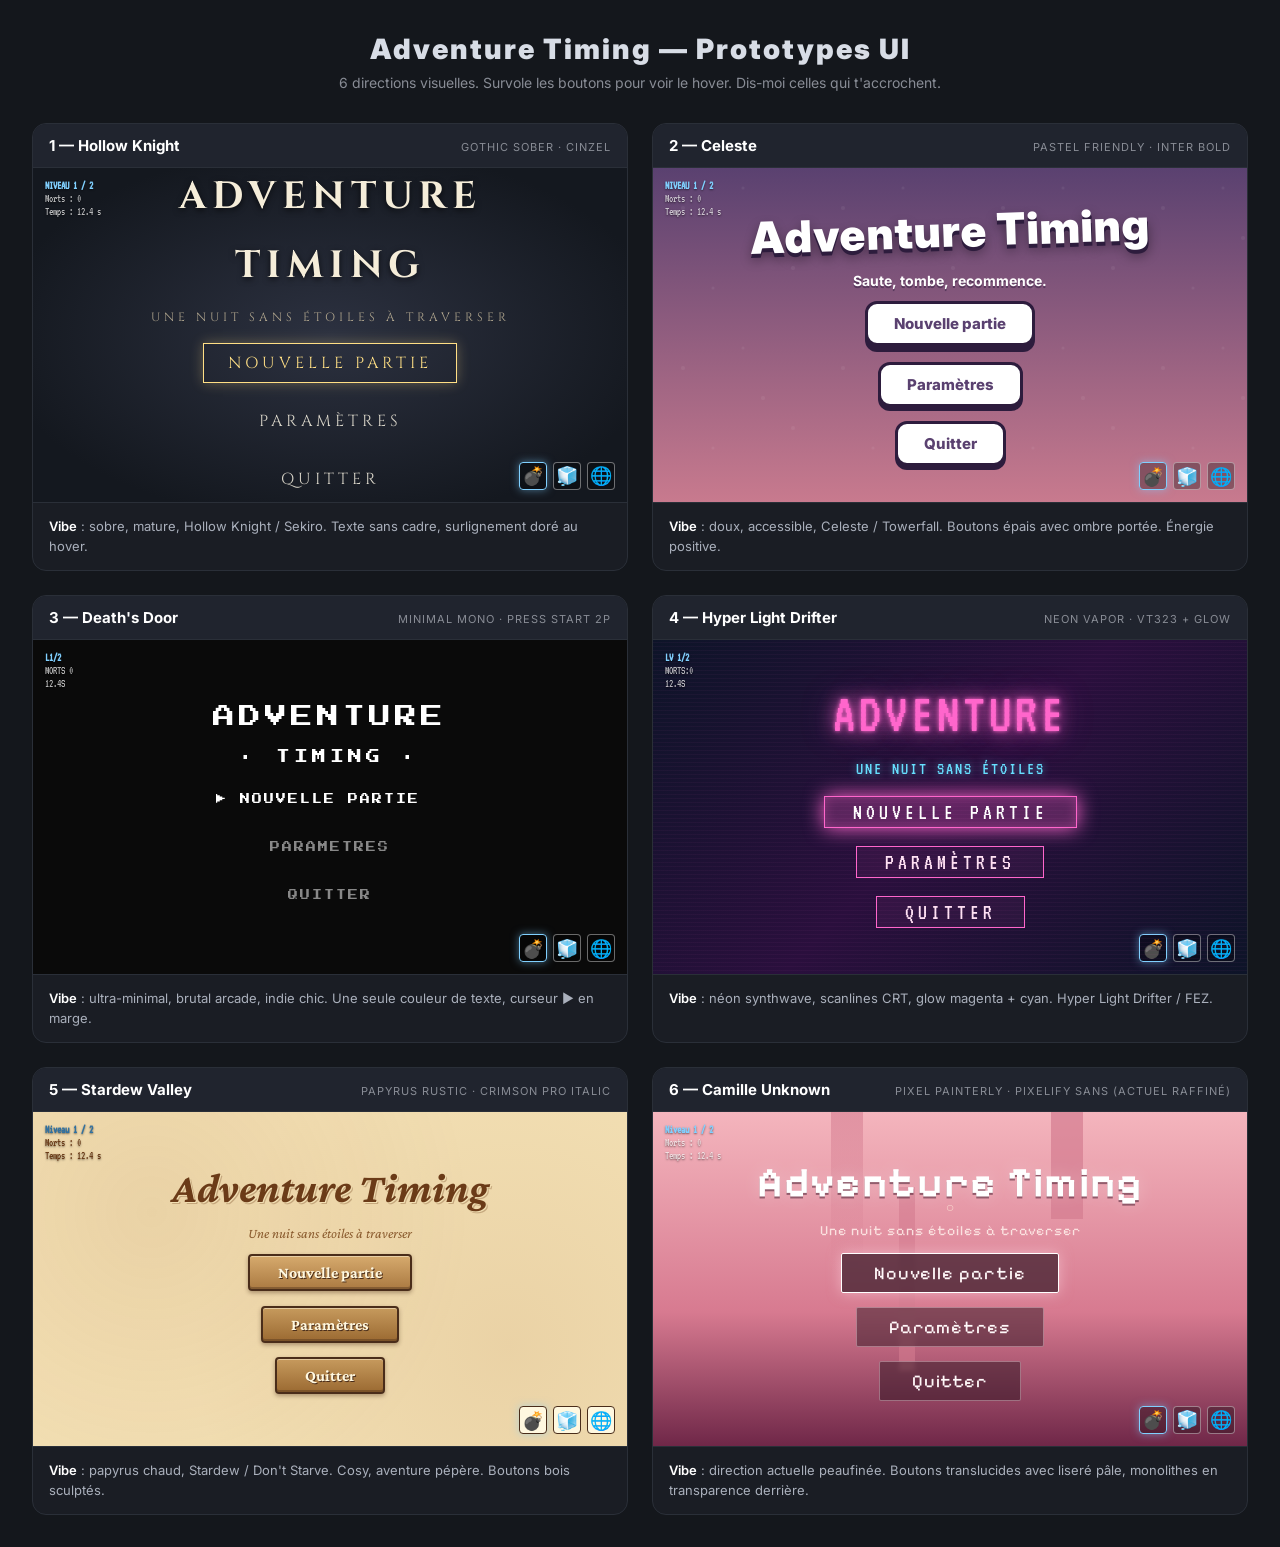
<file: docs/ui-prototypes/index.html>
<!doctype html>
<html lang="fr">
<head>
<meta charset="utf-8">
<title>Adventure Timing — Prototypes UI</title>
<link rel="preconnect" href="https://fonts.googleapis.com">
<link rel="preconnect" href="https://fonts.gstatic.com" crossorigin>
<link href="https://fonts.googleapis.com/css2?family=Cinzel:wght@400;700&family=Inter:wght@300;400;700;900&family=Pixelify+Sans:wght@400;700&family=Press+Start+2P&family=VT323&family=Crimson+Pro:wght@400;700&family=Caveat:wght@400;700&display=swap" rel="stylesheet">
<style>
  * { box-sizing: border-box; margin: 0; padding: 0; }
  body {
    font-family: "Inter", system-ui, sans-serif;
    background: #14171c;
    color: #d8dde6;
    padding: 32px;
    min-height: 100vh;
  }
  h1.page-title {
    text-align: center;
    font-weight: 900;
    font-size: 28px;
    margin-bottom: 8px;
    letter-spacing: 2px;
  }
  p.page-sub {
    text-align: center;
    color: #888c95;
    margin-bottom: 32px;
    font-size: 14px;
  }
  .grid {
    display: grid;
    grid-template-columns: repeat(auto-fit, minmax(420px, 1fr));
    gap: 24px;
    max-width: 1600px;
    margin: 0 auto;
  }
  .card {
    border: 1px solid #2a2f38;
    border-radius: 14px;
    overflow: hidden;
    background: #1a1d24;
    display: flex;
    flex-direction: column;
  }
  .card-header {
    background: #20242e;
    padding: 12px 16px;
    border-bottom: 1px solid #2a2f38;
    display: flex;
    justify-content: space-between;
    align-items: baseline;
  }
  .card-name {
    font-weight: 700;
    font-size: 15px;
    color: #fff;
  }
  .card-tag {
    font-size: 11px;
    color: #888c95;
    text-transform: uppercase;
    letter-spacing: 1px;
  }
  .screen {
    aspect-ratio: 16 / 9;
    overflow: hidden;
    position: relative;
  }
  .card-notes {
    padding: 14px 16px;
    border-top: 1px solid #2a2f38;
    font-size: 13px;
    color: #aab0bc;
    line-height: 1.5;
  }
  .card-notes b { color: #fff; font-weight: 600; }

  /* ============================================================ */
  /* DESIGN 1 — Hollow Knight (gothic sober)                       */
  /* ============================================================ */
  .design-hk {
    background:
      radial-gradient(ellipse at center, #2c3140 0%, #14181f 80%);
    color: #d8d4c8;
    font-family: "Cinzel", "Crimson Pro", serif;
    width: 100%; height: 100%;
    display: flex;
    flex-direction: column;
    align-items: center;
    justify-content: center;
    gap: 18px;
    padding: 24px;
  }
  .design-hk .title {
    font-size: 38px;
    font-weight: 700;
    letter-spacing: 6px;
    color: #f5edd9;
    text-shadow: 0 2px 6px rgba(0,0,0,0.7);
  }
  .design-hk .sub {
    font-size: 12px;
    letter-spacing: 4px;
    color: #b2a78f;
    text-transform: uppercase;
  }
  .design-hk .btn {
    border: 1px solid transparent;
    background: transparent;
    color: #d8d4c8;
    font-family: inherit;
    font-size: 16px;
    letter-spacing: 4px;
    padding: 8px 24px;
    text-transform: uppercase;
    cursor: pointer;
    transition: all 0.2s;
  }
  .design-hk .btn:hover, .design-hk .btn.selected {
    color: #ffdf85;
    border-color: #ffdf85;
    box-shadow: 0 0 12px rgba(255, 223, 133, 0.3);
  }

  /* ============================================================ */
  /* DESIGN 2 — Celeste (pastel friendly)                          */
  /* ============================================================ */
  .design-celeste {
    background:
      linear-gradient(180deg, #5a4170 0%, #c87a8e 100%);
    color: #fff;
    font-family: "Inter", sans-serif;
    width: 100%; height: 100%;
    display: flex;
    flex-direction: column;
    align-items: center;
    justify-content: center;
    gap: 14px;
    padding: 28px;
    position: relative;
  }
  .design-celeste::before {
    content: "";
    position: absolute;
    inset: 0;
    background: url("data:image/svg+xml,%3Csvg xmlns='http://www.w3.org/2000/svg' width='160' height='160'%3E%3Cg fill='%23ffffff' opacity='0.06'%3E%3Ccircle cx='30' cy='40' r='2'/%3E%3Ccircle cx='90' cy='20' r='1.5'/%3E%3Ccircle cx='140' cy='100' r='2'/%3E%3Ccircle cx='60' cy='120' r='1.5'/%3E%3Ccircle cx='110' cy='70' r='2'/%3E%3C/g%3E%3C/svg%3E");
    pointer-events: none;
  }
  .design-celeste .title {
    font-size: 44px;
    font-weight: 900;
    letter-spacing: 1px;
    text-shadow: 0 4px 0 #2d1c3d, 0 6px 12px rgba(0,0,0,0.4);
    transform: rotate(-2deg);
  }
  .design-celeste .sub {
    font-size: 14px;
    font-weight: 700;
    text-shadow: 0 2px 0 rgba(45, 28, 61, 0.5);
  }
  .design-celeste .btn {
    background: #fff;
    color: #5a4170;
    border: 3px solid #2d1c3d;
    border-radius: 12px;
    box-shadow: 0 4px 0 #2d1c3d;
    font-family: inherit;
    font-weight: 800;
    font-size: 15px;
    padding: 10px 26px;
    cursor: pointer;
    transition: transform 0.1s, box-shadow 0.1s;
  }
  .design-celeste .btn:hover, .design-celeste .btn.selected {
    transform: translateY(-2px);
    box-shadow: 0 6px 0 #2d1c3d;
  }
  .design-celeste .btn:active {
    transform: translateY(2px);
    box-shadow: 0 2px 0 #2d1c3d;
  }

  /* ============================================================ */
  /* DESIGN 3 — Death's Door (minimal mono)                        */
  /* ============================================================ */
  .design-deathsdoor {
    background: #0a0a0a;
    color: #fff;
    font-family: "Press Start 2P", monospace;
    width: 100%; height: 100%;
    display: flex;
    flex-direction: column;
    align-items: center;
    justify-content: center;
    gap: 22px;
    padding: 32px;
  }
  .design-deathsdoor .title {
    font-size: 22px;
    letter-spacing: 4px;
    color: #fff;
  }
  .design-deathsdoor .sub {
    font-size: 9px;
    color: #555;
    letter-spacing: 3px;
  }
  .design-deathsdoor .btn {
    background: transparent;
    color: #888;
    border: 0;
    font-family: inherit;
    font-size: 10px;
    letter-spacing: 2px;
    padding: 8px;
    cursor: pointer;
    transition: color 0.2s;
    position: relative;
  }
  .design-deathsdoor .btn:hover, .design-deathsdoor .btn.selected {
    color: #fff;
  }
  .design-deathsdoor .btn.selected::before {
    content: "▶";
    position: absolute;
    left: -16px;
    color: #fff;
  }

  /* ============================================================ */
  /* DESIGN 4 — Hyper Light Drifter (neon vapor)                   */
  /* ============================================================ */
  .design-hld {
    background:
      linear-gradient(135deg, #0d1428 0%, #2a0f3d 50%, #0d1428 100%);
    color: #f4d8ee;
    font-family: "VT323", monospace;
    width: 100%; height: 100%;
    display: flex;
    flex-direction: column;
    align-items: center;
    justify-content: center;
    gap: 18px;
    padding: 28px;
    position: relative;
    overflow: hidden;
  }
  .design-hld::after {
    content: "";
    position: absolute;
    inset: 0;
    background: repeating-linear-gradient(
      0deg, transparent 0px, transparent 3px,
      rgba(255, 100, 200, 0.04) 3px, rgba(255, 100, 200, 0.04) 4px);
    pointer-events: none;
  }
  .design-hld .title {
    font-size: 56px;
    color: #ff66cc;
    text-shadow:
      0 0 4px #ff66cc, 0 0 18px #ff66cc,
      0 0 36px rgba(255, 102, 204, 0.4);
    letter-spacing: 4px;
  }
  .design-hld .sub {
    font-size: 18px;
    color: #66e0ff;
    text-shadow: 0 0 8px rgba(102, 224, 255, 0.6);
    letter-spacing: 2px;
  }
  .design-hld .btn {
    background: rgba(255, 102, 204, 0.06);
    border: 1px solid #ff66cc;
    color: #ffe2f4;
    font-family: inherit;
    font-size: 22px;
    padding: 4px 28px;
    cursor: pointer;
    letter-spacing: 4px;
    transition: all 0.2s;
  }
  .design-hld .btn:hover, .design-hld .btn.selected {
    background: rgba(255, 102, 204, 0.25);
    box-shadow: 0 0 20px #ff66cc, inset 0 0 12px rgba(255, 102, 204, 0.3);
    color: #fff;
  }

  /* ============================================================ */
  /* DESIGN 5 — Stardew (papyrus rustic)                           */
  /* ============================================================ */
  .design-stardew {
    background: #f3e0b4;
    background-image:
      radial-gradient(circle at 20% 30%, rgba(170, 110, 60, 0.12), transparent 60%),
      radial-gradient(circle at 80% 70%, rgba(170, 110, 60, 0.12), transparent 60%);
    color: #4a2d1a;
    font-family: "Crimson Pro", serif;
    width: 100%; height: 100%;
    display: flex;
    flex-direction: column;
    align-items: center;
    justify-content: center;
    gap: 14px;
    padding: 28px;
  }
  .design-stardew .title {
    font-size: 42px;
    font-weight: 700;
    color: #6b3b18;
    text-shadow: 1px 1px 0 #f3e0b4, 2px 2px 0 rgba(107, 59, 24, 0.3);
    font-style: italic;
  }
  .design-stardew .sub {
    font-size: 14px;
    color: #8a5b2e;
    font-style: italic;
  }
  .design-stardew .btn {
    background:
      linear-gradient(180deg, #c69a5d 0%, #9b6a32 100%);
    color: #fff8e0;
    border: 2px solid #4a2d1a;
    border-radius: 4px;
    font-family: inherit;
    font-weight: 700;
    font-size: 16px;
    padding: 8px 28px;
    cursor: pointer;
    box-shadow:
      inset 0 1px 0 rgba(255, 248, 224, 0.5),
      inset 0 -2px 0 rgba(74, 45, 26, 0.4),
      0 2px 4px rgba(74, 45, 26, 0.4);
    text-shadow: 1px 1px 0 #4a2d1a;
    transition: all 0.1s;
  }
  .design-stardew .btn:hover, .design-stardew .btn.selected {
    background: linear-gradient(180deg, #d6aa6d 0%, #ab7a42 100%);
    transform: translateY(-1px);
  }
  .design-stardew .btn:active {
    transform: translateY(1px);
  }

  /* ============================================================ */
  /* DESIGN 6 — Camille Unknown (current direction, refined)       */
  /* ============================================================ */
  .design-camille {
    background:
      linear-gradient(180deg, #f4b5bd 0%, #d77a90 60%, #6f2748 100%);
    color: #fff;
    font-family: "Pixelify Sans", sans-serif;
    width: 100%; height: 100%;
    display: flex;
    flex-direction: column;
    align-items: center;
    justify-content: center;
    gap: 14px;
    padding: 28px;
    position: relative;
    overflow: hidden;
  }
  /* monolithes flottants */
  .design-camille::before {
    content: "";
    position: absolute;
    top: -10%;
    left: 30%;
    width: 32px; height: 60%;
    background: linear-gradient(180deg, rgba(212, 124, 144, 0.7), transparent);
    box-shadow: 220px -60px 0 0 rgba(212, 124, 144, 0.7), 60px 100px 0 -8px rgba(212, 124, 144, 0.6);
    pointer-events: none;
  }
  .design-camille::after {
    content: "○";
    position: absolute;
    top: 26%; left: 50%;
    transform: translateX(-50%);
    color: rgba(252, 220, 210, 0.9);
    font-size: 14px;
    pointer-events: none;
  }
  .design-camille > * { position: relative; z-index: 1; }
  .design-camille .title {
    font-size: 42px;
    font-weight: 700;
    color: #fff;
    text-shadow:
      0 2px 0 rgba(60, 20, 40, 0.5),
      0 0 18px rgba(255, 255, 255, 0.25);
    letter-spacing: 2px;
  }
  .design-camille .sub {
    font-size: 14px;
    color: rgba(255, 240, 235, 0.85);
    letter-spacing: 1px;
  }
  .design-camille .btn {
    background: rgba(30, 12, 24, 0.45);
    backdrop-filter: blur(2px);
    border: 1px solid rgba(255, 220, 230, 0.4);
    color: #fff8f9;
    font-family: inherit;
    font-size: 18px;
    padding: 8px 32px;
    border-radius: 2px;
    cursor: pointer;
    letter-spacing: 1px;
    transition: all 0.2s;
  }
  .design-camille .btn:hover, .design-camille .btn.selected {
    background: rgba(40, 16, 30, 0.65);
    border-color: #fff;
    box-shadow: 0 0 14px rgba(255, 220, 230, 0.5);
  }

  /* ============================================================ */
  /* HUD previews                                                  */
  /* ============================================================ */
  .hud {
    position: absolute;
    top: 12px; left: 12px;
    display: flex;
    flex-direction: column;
    gap: 2px;
    font-size: 11px;
    font-family: "VT323", monospace;
    color: rgba(255, 255, 255, 0.7);
    text-shadow: 0 1px 2px rgba(0,0,0,0.5);
  }
  .hud .lvl { color: #80d0ff; font-weight: bold; }

  /* Inventaire 3 slots in corner */
  .inventory {
    position: absolute;
    bottom: 12px; right: 12px;
    display: flex;
    gap: 6px;
  }
  .inv-slot {
    width: 28px; height: 28px;
    border: 1px solid rgba(255,255,255,0.4);
    border-radius: 4px;
    background: rgba(0,0,0,0.3);
    display: flex; align-items: center; justify-content: center;
    font-size: 18px;
  }
  .inv-slot.active {
    border-color: #80d0ff;
    box-shadow: 0 0 8px rgba(128, 208, 255, 0.5);
  }

  .vote {
    display: flex;
    gap: 12px;
    padding: 10px 16px;
    border-top: 1px solid #2a2f38;
  }
  .vote-btn {
    flex: 1;
    padding: 6px;
    border: 1px solid #2a2f38;
    background: #1a1d24;
    color: #888c95;
    border-radius: 6px;
    cursor: pointer;
    font-family: inherit;
    font-size: 12px;
    transition: all 0.15s;
  }
  .vote-btn:hover {
    color: #fff;
    border-color: #5a8caa;
  }
  .vote-btn.up { color: #6ec5a0; border-color: #2e5a44; }
  .vote-btn.down { color: #c66e6e; border-color: #5a2e2e; }
</style>
</head>
<body>

<h1 class="page-title">Adventure Timing — Prototypes UI</h1>
<p class="page-sub">6 directions visuelles. Survole les boutons pour voir le hover. Dis-moi celles qui t'accrochent.</p>

<div class="grid">

  <!-- Design 1: Hollow Knight -->
  <div class="card">
    <div class="card-header">
      <div class="card-name">1 — Hollow Knight</div>
      <div class="card-tag">Gothic sober · Cinzel</div>
    </div>
    <div class="screen">
      <div class="design-hk">
        <div class="hud"><div class="lvl">NIVEAU 1 / 2</div><div>Morts : 0</div><div>Temps : 12.4 s</div></div>
        <div class="title">ADVENTURE</div>
        <div class="title">TIMING</div>
        <div class="sub">Une nuit sans étoiles à traverser</div>
        <button class="btn selected">Nouvelle partie</button>
        <button class="btn">Paramètres</button>
        <button class="btn">Quitter</button>
        <div class="inventory">
          <div class="inv-slot active">💣</div>
          <div class="inv-slot">🧊</div>
          <div class="inv-slot">🌐</div>
        </div>
      </div>
    </div>
    <div class="card-notes"><b>Vibe</b> : sobre, mature, Hollow Knight / Sekiro. Texte sans cadre, surlignement doré au hover.</div>
  </div>

  <!-- Design 2: Celeste -->
  <div class="card">
    <div class="card-header">
      <div class="card-name">2 — Celeste</div>
      <div class="card-tag">Pastel friendly · Inter bold</div>
    </div>
    <div class="screen">
      <div class="design-celeste">
        <div class="hud"><div class="lvl">NIVEAU 1 / 2</div><div>Morts : 0</div><div>Temps : 12.4 s</div></div>
        <div class="title">Adventure Timing</div>
        <div class="sub">Saute, tombe, recommence.</div>
        <button class="btn selected">Nouvelle partie</button>
        <button class="btn">Paramètres</button>
        <button class="btn">Quitter</button>
        <div class="inventory">
          <div class="inv-slot active">💣</div>
          <div class="inv-slot">🧊</div>
          <div class="inv-slot">🌐</div>
        </div>
      </div>
    </div>
    <div class="card-notes"><b>Vibe</b> : doux, accessible, Celeste / Towerfall. Boutons épais avec ombre portée. Énergie positive.</div>
  </div>

  <!-- Design 3: Death's Door -->
  <div class="card">
    <div class="card-header">
      <div class="card-name">3 — Death's Door</div>
      <div class="card-tag">Minimal mono · Press Start 2P</div>
    </div>
    <div class="screen">
      <div class="design-deathsdoor">
        <div class="hud"><div class="lvl">L1/2</div><div>MORTS 0</div><div>12.4S</div></div>
        <div class="title">ADVENTURE</div>
        <div class="title" style="font-size:14px">·  TIMING  ·</div>
        <button class="btn selected">NOUVELLE PARTIE</button>
        <button class="btn">PARAMETRES</button>
        <button class="btn">QUITTER</button>
        <div class="inventory">
          <div class="inv-slot active">💣</div>
          <div class="inv-slot">🧊</div>
          <div class="inv-slot">🌐</div>
        </div>
      </div>
    </div>
    <div class="card-notes"><b>Vibe</b> : ultra-minimal, brutal arcade, indie chic. Une seule couleur de texte, curseur ▶ en marge.</div>
  </div>

  <!-- Design 4: Hyper Light Drifter -->
  <div class="card">
    <div class="card-header">
      <div class="card-name">4 — Hyper Light Drifter</div>
      <div class="card-tag">Neon vapor · VT323 + glow</div>
    </div>
    <div class="screen">
      <div class="design-hld">
        <div class="hud"><div class="lvl">LV 1/2</div><div>MORTS:0</div><div>12.4S</div></div>
        <div class="title">ADVENTURE</div>
        <div class="sub">UNE NUIT SANS ÉTOILES</div>
        <button class="btn selected">NOUVELLE PARTIE</button>
        <button class="btn">PARAMÈTRES</button>
        <button class="btn">QUITTER</button>
        <div class="inventory">
          <div class="inv-slot active">💣</div>
          <div class="inv-slot">🧊</div>
          <div class="inv-slot">🌐</div>
        </div>
      </div>
    </div>
    <div class="card-notes"><b>Vibe</b> : néon synthwave, scanlines CRT, glow magenta + cyan. Hyper Light Drifter / FEZ.</div>
  </div>

  <!-- Design 5: Stardew Valley -->
  <div class="card">
    <div class="card-header">
      <div class="card-name">5 — Stardew Valley</div>
      <div class="card-tag">Papyrus rustic · Crimson Pro italic</div>
    </div>
    <div class="screen">
      <div class="design-stardew">
        <div class="hud" style="color: #6b3b18"><div class="lvl" style="color:#3070a0">Niveau 1 / 2</div><div>Morts : 0</div><div>Temps : 12.4 s</div></div>
        <div class="title">Adventure Timing</div>
        <div class="sub">Une nuit sans étoiles à traverser</div>
        <button class="btn selected">Nouvelle partie</button>
        <button class="btn">Paramètres</button>
        <button class="btn">Quitter</button>
        <div class="inventory">
          <div class="inv-slot active" style="background:#fff8e0; border-color:#4a2d1a">💣</div>
          <div class="inv-slot" style="background:#fff8e0; border-color:#4a2d1a">🧊</div>
          <div class="inv-slot" style="background:#fff8e0; border-color:#4a2d1a">🌐</div>
        </div>
      </div>
    </div>
    <div class="card-notes"><b>Vibe</b> : papyrus chaud, Stardew / Don't Starve. Cosy, aventure pépère. Boutons bois sculptés.</div>
  </div>

  <!-- Design 6: Camille Unknown (current refined) -->
  <div class="card">
    <div class="card-header">
      <div class="card-name">6 — Camille Unknown</div>
      <div class="card-tag">Pixel painterly · Pixelify Sans (actuel raffiné)</div>
    </div>
    <div class="screen">
      <div class="design-camille">
        <div class="hud"><div class="lvl">Niveau 1 / 2</div><div>Morts : 0</div><div>Temps : 12.4 s</div></div>
        <div class="title">Adventure Timing</div>
        <div class="sub">Une nuit sans étoiles à traverser</div>
        <button class="btn selected">Nouvelle partie</button>
        <button class="btn">Paramètres</button>
        <button class="btn">Quitter</button>
        <div class="inventory">
          <div class="inv-slot active">💣</div>
          <div class="inv-slot">🧊</div>
          <div class="inv-slot">🌐</div>
        </div>
      </div>
    </div>
    <div class="card-notes"><b>Vibe</b> : direction actuelle peaufinée. Boutons translucides avec liseré pâle, monolithes en transparence derrière.</div>
  </div>

</div>

</body>
</html>
</file>
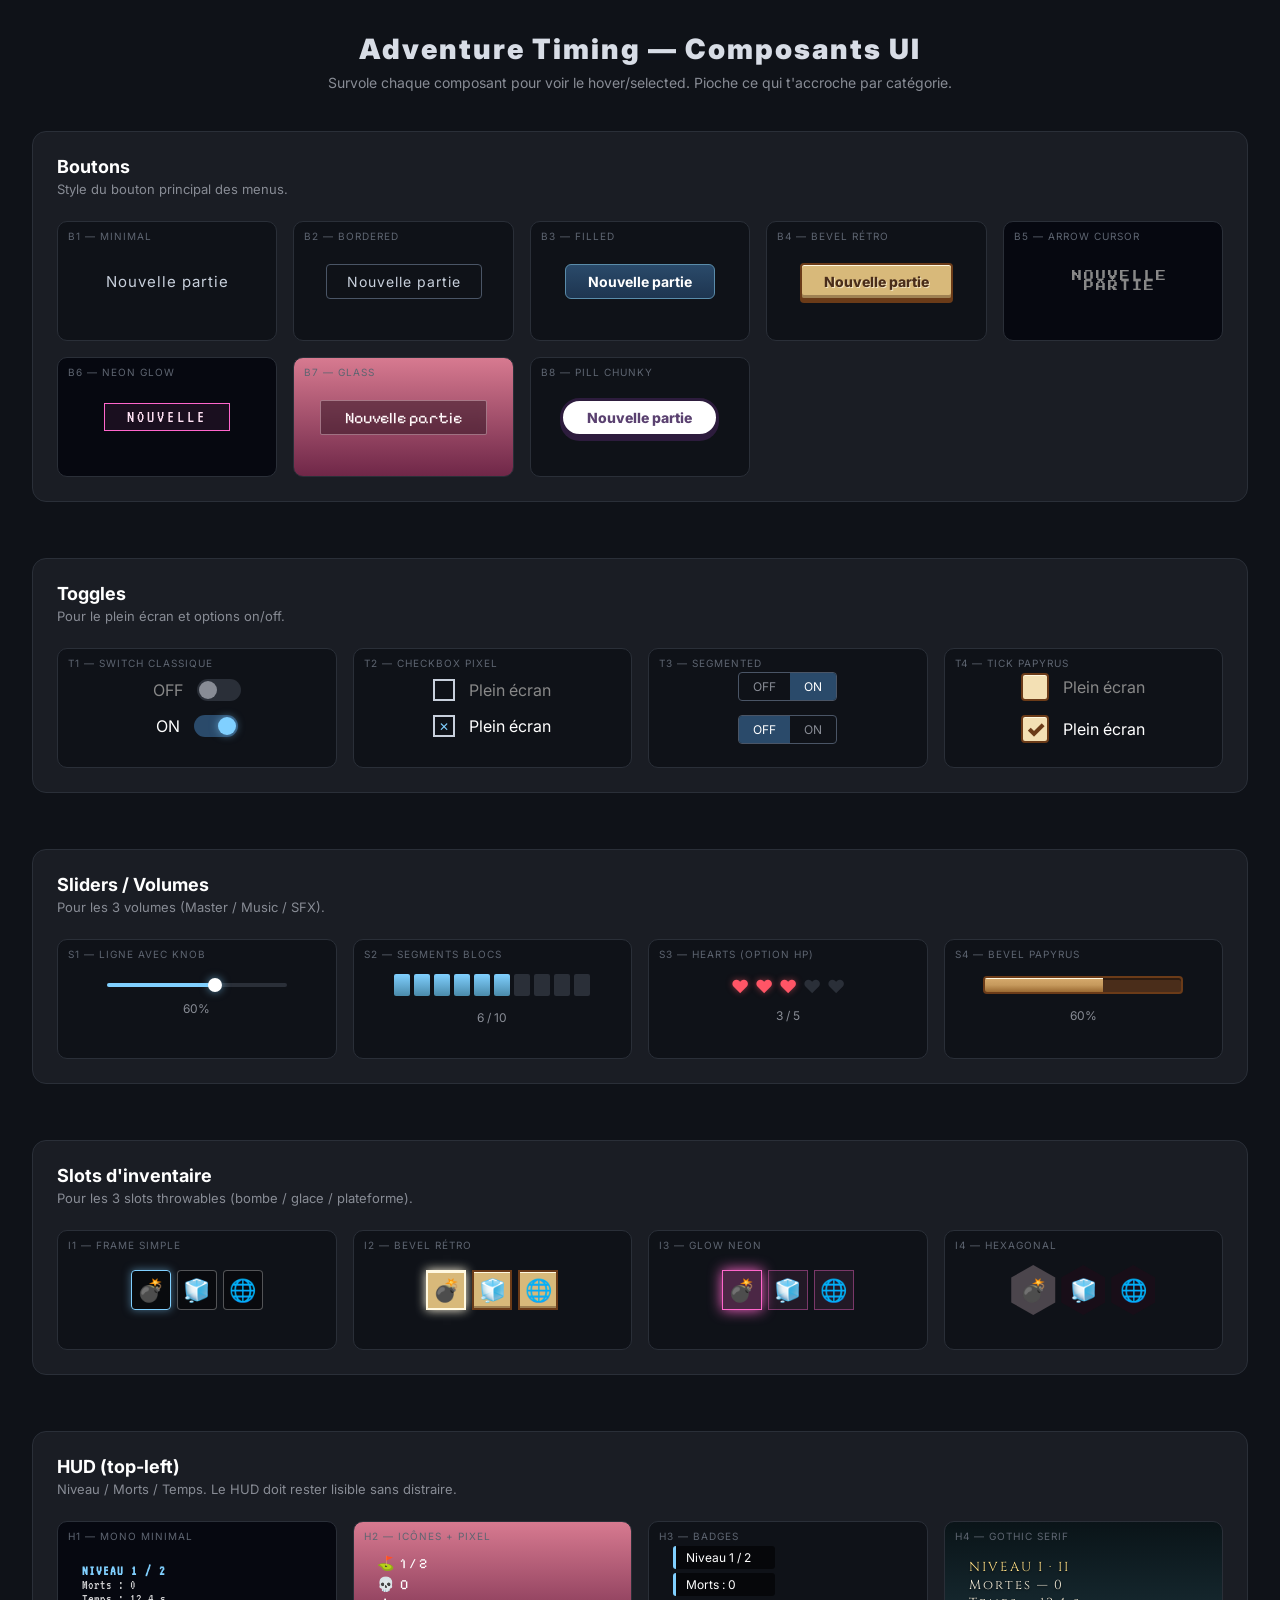
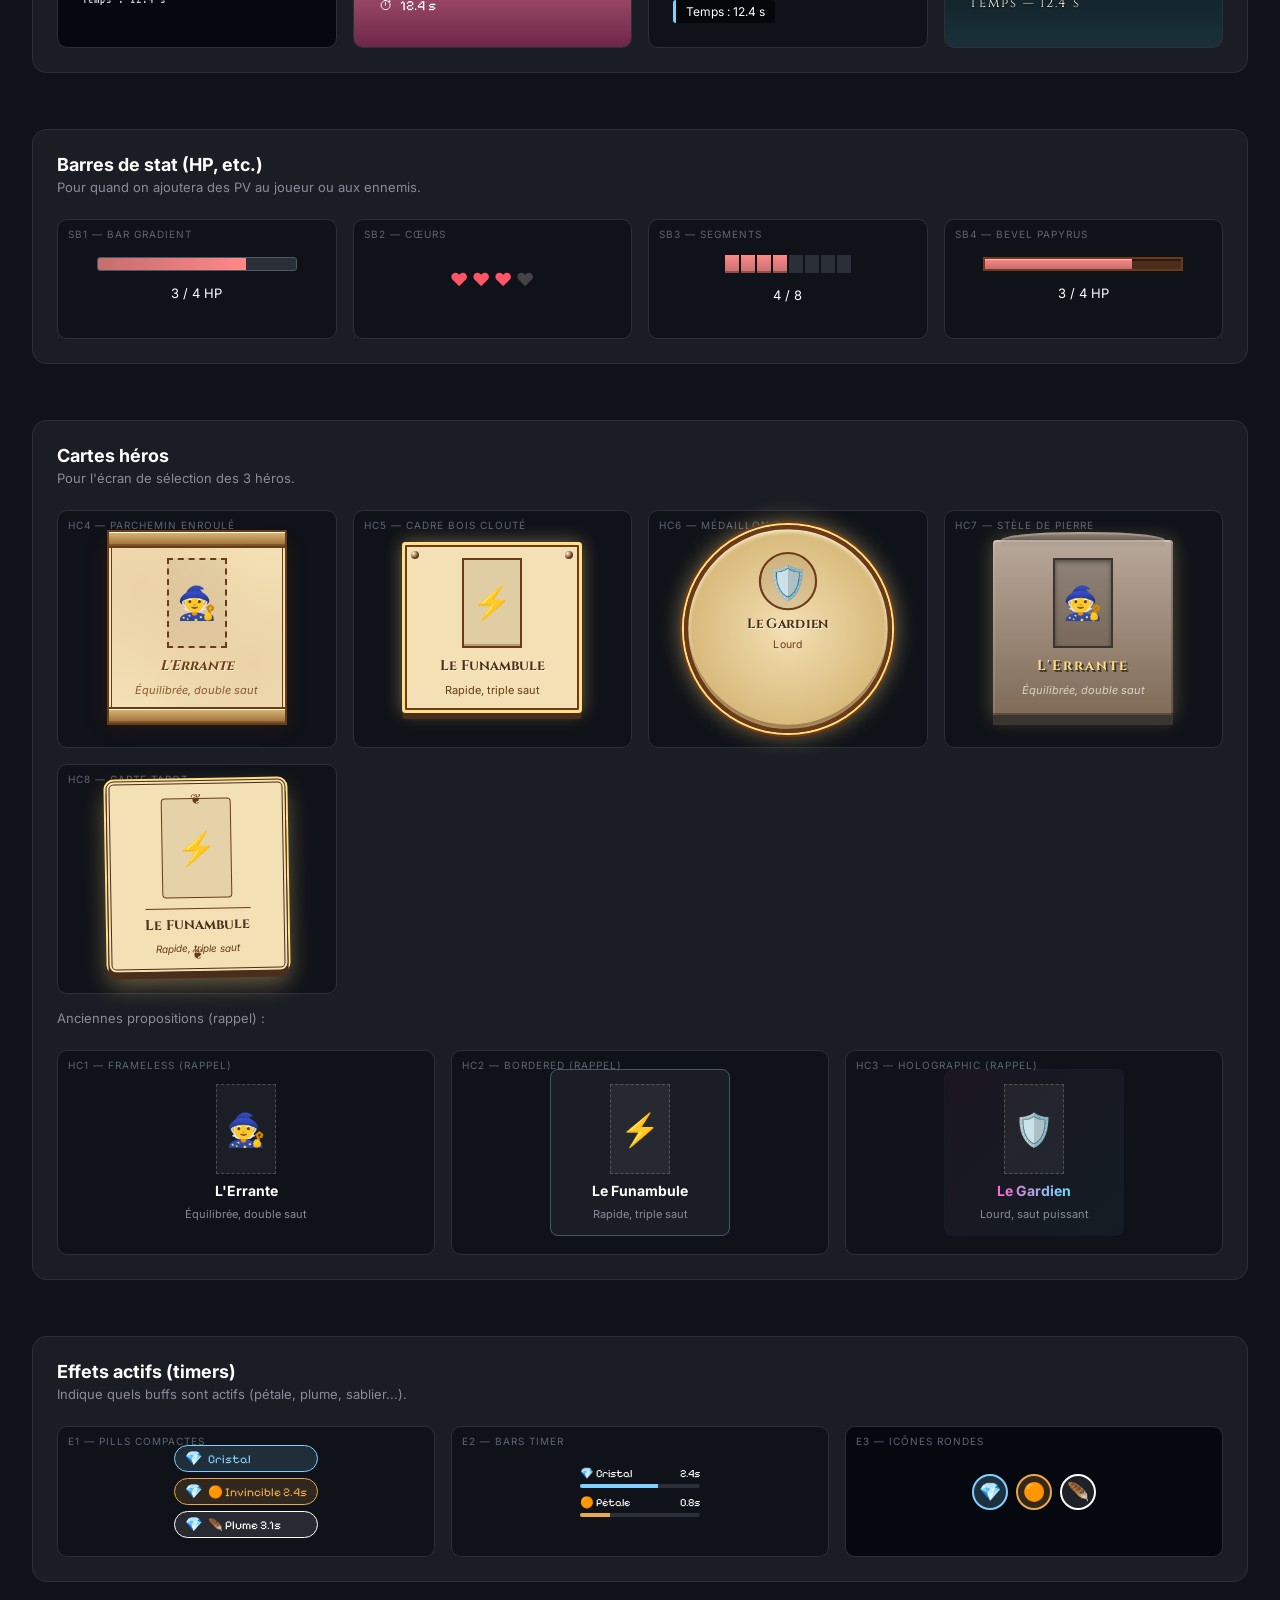
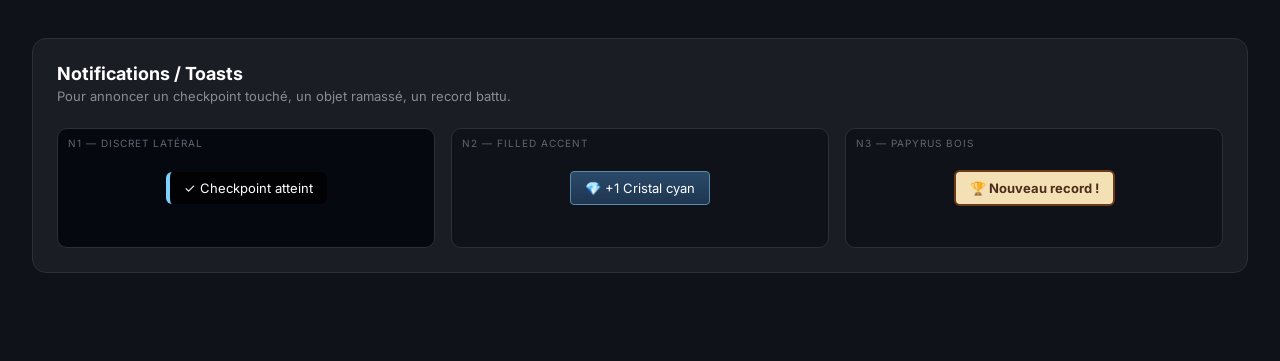
<file: docs/ui-prototypes/components.html>
<!doctype html>
<html lang="fr">
<head>
<meta charset="utf-8">
<title>Adventure Timing — Composants UI</title>
<link rel="preconnect" href="https://fonts.googleapis.com">
<link rel="preconnect" href="https://fonts.gstatic.com" crossorigin>
<link href="https://fonts.googleapis.com/css2?family=Cinzel:wght@400;700&family=Inter:wght@300;400;700;900&family=Pixelify+Sans:wght@400;700&family=Press+Start+2P&family=VT323&family=Crimson+Pro:wght@400;700&display=swap" rel="stylesheet">
<style>
  * { box-sizing: border-box; margin: 0; padding: 0; }
  body {
    font-family: "Inter", sans-serif;
    background: #0f1218;
    color: #d8dde6;
    padding: 32px;
    min-height: 100vh;
  }
  h1.page-title {
    text-align: center;
    font-weight: 900;
    font-size: 28px;
    margin-bottom: 8px;
    letter-spacing: 2px;
  }
  p.page-sub {
    text-align: center;
    color: #888c95;
    margin-bottom: 40px;
    font-size: 14px;
  }
  section {
    max-width: 1600px;
    margin: 0 auto 56px;
    padding: 24px;
    background: #1a1d24;
    border: 1px solid #2a2f38;
    border-radius: 14px;
  }
  h2 {
    font-size: 18px;
    color: #fff;
    margin-bottom: 4px;
  }
  .section-sub {
    color: #888c95;
    font-size: 13px;
    margin-bottom: 24px;
  }
  .row {
    display: grid;
    grid-template-columns: repeat(auto-fit, minmax(220px, 1fr));
    gap: 16px;
  }
  .variant {
    background: #0f1218;
    border: 1px solid #2a2f38;
    border-radius: 10px;
    padding: 18px;
    display: flex;
    flex-direction: column;
    gap: 14px;
    align-items: center;
    justify-content: center;
    min-height: 120px;
    position: relative;
  }
  .variant-label {
    position: absolute;
    top: 8px;
    left: 10px;
    font-size: 10px;
    color: #5e6571;
    text-transform: uppercase;
    letter-spacing: 1px;
  }
  /* dark canvas for components that need it */
  .variant.dark-bg { background: #060810; }
  .variant.pink-bg { background: linear-gradient(180deg, #d77a90, #6f2748); }
  .variant.teal-bg { background: linear-gradient(180deg, #0a1418, #1a3038); }

  /* ============================================================ */
  /* BOUTONS                                                       */
  /* ============================================================ */
  .btn { cursor: pointer; font-family: inherit; transition: all 0.15s; }

  /* B1 — Minimal text */
  .btn-minimal {
    background: transparent;
    border: 0;
    color: #c8d0dc;
    font-size: 15px;
    padding: 6px 12px;
    letter-spacing: 1px;
  }
  .btn-minimal:hover { color: #80d0ff; }

  /* B2 — Bordered ghost */
  .btn-bordered {
    background: transparent;
    border: 1px solid #4a5566;
    color: #c8d0dc;
    font-size: 14px;
    padding: 8px 20px;
    border-radius: 4px;
    letter-spacing: 1px;
  }
  .btn-bordered:hover { border-color: #80d0ff; color: #fff; box-shadow: 0 0 12px rgba(128, 208, 255, 0.2); }

  /* B3 — Filled solid */
  .btn-filled {
    background: linear-gradient(180deg, #2a4a6a, #1e3550);
    border: 1px solid #5a8caa;
    color: #fff;
    font-size: 14px;
    padding: 8px 22px;
    border-radius: 6px;
    font-weight: 700;
  }
  .btn-filled:hover { background: linear-gradient(180deg, #3a5a7a, #2e4560); box-shadow: 0 0 12px rgba(128, 208, 255, 0.4); }

  /* B4 — Chunky bevel */
  .btn-bevel {
    background: #d8b97a;
    border: 2px solid #6b3b18;
    color: #4a2d1a;
    font-weight: 800;
    font-size: 14px;
    padding: 8px 22px;
    border-radius: 4px;
    box-shadow: inset 0 1px 0 #fff8e0, inset 0 -3px 0 rgba(74, 45, 26, 0.4), 0 3px 0 #6b3b18;
    text-shadow: 1px 1px 0 rgba(255, 248, 224, 0.7);
  }
  .btn-bevel:hover { transform: translateY(-1px); box-shadow: inset 0 1px 0 #fff8e0, inset 0 -3px 0 rgba(74, 45, 26, 0.4), 0 4px 0 #6b3b18; }
  .btn-bevel:active { transform: translateY(2px); box-shadow: inset 0 1px 0 #fff8e0, inset 0 -3px 0 rgba(74, 45, 26, 0.4), 0 1px 0 #6b3b18; }

  /* B5 — Arrow cursor */
  .btn-arrow {
    background: transparent;
    border: 0;
    color: #888;
    font-family: "Press Start 2P", monospace;
    font-size: 10px;
    padding: 6px 6px 6px 20px;
    letter-spacing: 2px;
    position: relative;
  }
  .btn-arrow::before {
    content: "▶";
    position: absolute;
    left: 4px;
    opacity: 0;
    transition: opacity 0.15s;
  }
  .btn-arrow:hover { color: #fff; }
  .btn-arrow:hover::before { opacity: 1; }

  /* B6 — Neon glow */
  .btn-neon {
    background: rgba(255, 102, 204, 0.08);
    border: 1px solid #ff66cc;
    color: #ffe2f4;
    font-family: "VT323", monospace;
    font-size: 18px;
    padding: 4px 22px;
    letter-spacing: 3px;
  }
  .btn-neon:hover { background: rgba(255, 102, 204, 0.25); box-shadow: 0 0 18px #ff66cc, inset 0 0 8px rgba(255, 102, 204, 0.3); color: #fff; }

  /* B7 — Glass / blurred */
  .btn-glass {
    background: rgba(30, 12, 24, 0.45);
    backdrop-filter: blur(4px);
    border: 1px solid rgba(255, 220, 230, 0.4);
    color: #fff8f9;
    font-family: "Pixelify Sans", sans-serif;
    font-size: 16px;
    padding: 7px 24px;
    border-radius: 2px;
  }
  .btn-glass:hover { background: rgba(40, 16, 30, 0.7); border-color: #fff; box-shadow: 0 0 12px rgba(255, 220, 230, 0.5); }

  /* B8 — Pill rounded */
  .btn-pill {
    background: #fff;
    color: #5a4170;
    border: 3px solid #2d1c3d;
    border-radius: 999px;
    font-weight: 800;
    font-size: 14px;
    padding: 8px 24px;
    box-shadow: 0 4px 0 #2d1c3d;
  }
  .btn-pill:hover { transform: translateY(-2px); box-shadow: 0 6px 0 #2d1c3d; }
  .btn-pill:active { transform: translateY(2px); box-shadow: 0 2px 0 #2d1c3d; }

  /* ============================================================ */
  /* TOGGLES                                                       */
  /* ============================================================ */

  /* T1 — Classic switch */
  .toggle-switch {
    width: 44px; height: 22px; border-radius: 11px;
    background: #2a2f38; position: relative;
    cursor: pointer; transition: background 0.2s;
  }
  .toggle-switch::after {
    content: ""; position: absolute; top: 2px; left: 2px;
    width: 18px; height: 18px; border-radius: 9px; background: #888c95;
    transition: all 0.2s;
  }
  .toggle-switch.on { background: #2a4a6a; }
  .toggle-switch.on::after { left: 24px; background: #80d0ff; box-shadow: 0 0 8px rgba(128, 208, 255, 0.6); }

  /* T2 — Pixel checkbox */
  .toggle-pixel {
    width: 22px; height: 22px;
    border: 2px solid #c8d0dc;
    background: #0f1218;
    cursor: pointer; position: relative;
  }
  .toggle-pixel.on::after {
    content: "✕"; position: absolute; inset: 0;
    display: flex; align-items: center; justify-content: center;
    color: #80d0ff; font-family: "Press Start 2P", monospace; font-size: 12px;
  }

  /* T3 — Segmented ON/OFF */
  .toggle-segmented {
    display: inline-flex;
    border: 1px solid #4a5566; border-radius: 4px; overflow: hidden;
    font-size: 12px;
  }
  .toggle-segmented > div {
    padding: 6px 14px; cursor: pointer; color: #888c95;
    font-family: inherit; transition: all 0.15s;
  }
  .toggle-segmented > div.active {
    background: #2a4a6a; color: #fff;
  }

  /* T4 — Tick chunky */
  .toggle-tick {
    width: 28px; height: 28px;
    background: #f3e0b4;
    border: 2px solid #6b3b18;
    border-radius: 4px;
    box-shadow: inset 0 1px 0 #fff8e0;
    position: relative; cursor: pointer;
  }
  .toggle-tick.on::after {
    content: "✓";
    position: absolute; inset: 0;
    display: flex; align-items: center; justify-content: center;
    color: #6b3b18; font-weight: 900; font-size: 22px;
  }

  /* ============================================================ */
  /* SLIDERS                                                       */
  /* ============================================================ */

  /* S1 — Thin line with knob */
  .slider-line {
    width: 180px; height: 4px;
    background: #2a2f38; border-radius: 2px;
    position: relative; cursor: pointer;
  }
  .slider-line .fill { height: 100%; background: #80d0ff; border-radius: 2px; width: 60%; }
  .slider-line .knob {
    position: absolute; top: 50%; left: 60%;
    width: 14px; height: 14px; border-radius: 7px;
    background: #fff; transform: translate(-50%, -50%);
    box-shadow: 0 0 8px rgba(128, 208, 255, 0.6);
  }

  /* S2 — Segmented blocks */
  .slider-segments {
    display: flex; gap: 4px;
  }
  .slider-segments > div {
    width: 16px; height: 22px;
    background: #2a2f38; border-radius: 2px;
  }
  .slider-segments > div.on { background: linear-gradient(180deg, #80d0ff, #4a8aaa); }

  /* S3 — Hearts/sablier countdown */
  .slider-hearts {
    display: flex; gap: 6px;
  }
  .slider-hearts > div {
    width: 18px; height: 18px;
    color: #2a2f38; font-size: 18px;
  }
  .slider-hearts > div.on { color: #ff5566; text-shadow: 0 0 6px rgba(255, 85, 102, 0.5); }

  /* S4 — Chunky bar bevel */
  .slider-bevel {
    width: 200px; height: 18px;
    background: #4a2d1a; border: 2px solid #6b3b18; border-radius: 4px;
    overflow: hidden;
    box-shadow: inset 0 2px 0 rgba(0,0,0,0.4);
  }
  .slider-bevel .fill {
    width: 60%; height: 100%;
    background: linear-gradient(180deg, #d6aa6d 0%, #c69a5d 50%, #9b6a32 100%);
    box-shadow: inset 0 1px 0 #fff8e0;
  }

  /* ============================================================ */
  /* INVENTAIRE SLOTS                                              */
  /* ============================================================ */

  .inv {
    display: flex; gap: 6px;
  }

  /* I1 — Simple frame */
  .inv-1 .slot {
    width: 40px; height: 40px;
    border: 1px solid rgba(255,255,255,0.3);
    background: rgba(0,0,0,0.4);
    display: flex; align-items: center; justify-content: center;
    font-size: 22px; border-radius: 4px;
  }
  .inv-1 .slot.active { border-color: #80d0ff; box-shadow: 0 0 8px rgba(128, 208, 255, 0.5); }

  /* I2 — Bevel rétro */
  .inv-2 .slot {
    width: 40px; height: 40px;
    background: #d8b97a;
    border: 2px solid #6b3b18;
    box-shadow: inset 0 1px 0 #fff8e0, inset 0 -2px 0 rgba(74, 45, 26, 0.4);
    display: flex; align-items: center; justify-content: center;
    font-size: 22px;
  }
  .inv-2 .slot.active { border-color: #fff8e0; box-shadow: 0 0 10px #fff8e0, inset 0 1px 0 #fff8e0; }

  /* I3 — Glow neon */
  .inv-3 .slot {
    width: 40px; height: 40px;
    background: rgba(255, 102, 204, 0.08);
    border: 1px solid rgba(255, 102, 204, 0.4);
    display: flex; align-items: center; justify-content: center;
    font-size: 22px;
    color: #ffe2f4;
  }
  .inv-3 .slot.active {
    background: rgba(255, 102, 204, 0.25);
    border-color: #ff66cc;
    box-shadow: 0 0 14px #ff66cc;
  }

  /* I4 — Hexagonal */
  .inv-4 .slot {
    width: 44px; height: 50px;
    clip-path: polygon(50% 0%, 100% 25%, 100% 75%, 50% 100%, 0 75%, 0 25%);
    background: rgba(30, 12, 24, 0.6);
    display: flex; align-items: center; justify-content: center;
    font-size: 22px;
    border: 0; position: relative;
  }
  .inv-4 .slot.active { background: rgba(255, 220, 230, 0.25); box-shadow: 0 0 14px rgba(255, 220, 230, 0.5); }

  /* ============================================================ */
  /* HUD                                                           */
  /* ============================================================ */

  /* H1 — Text minimaliste */
  .hud-1 {
    font-family: "VT323", monospace;
    font-size: 14px;
    color: rgba(255,255,255,0.8);
  }
  .hud-1 .lvl { color: #80d0ff; font-weight: bold; letter-spacing: 1px; }

  /* H2 — Icônes + valeur */
  .hud-2 {
    display: flex; flex-direction: column; gap: 4px;
    font-family: "Pixelify Sans", sans-serif;
    font-size: 14px;
    color: #fff;
  }
  .hud-2 .item { display: flex; align-items: center; gap: 6px; }
  .hud-2 .icon { width: 16px; height: 16px; display: inline-flex; align-items: center; justify-content: center; }

  /* H3 — Badge avec fond */
  .hud-3 {
    display: flex; flex-direction: column; gap: 4px;
  }
  .hud-3 .badge {
    background: rgba(0,0,0,0.6);
    padding: 4px 10px; border-radius: 3px;
    font-family: "Inter", sans-serif;
    font-size: 12px; color: #fff;
    border-left: 3px solid #80d0ff;
  }

  /* H4 — Gothic serif chiseled */
  .hud-4 {
    font-family: "Cinzel", serif;
    color: #f5edd9;
    font-size: 13px;
    letter-spacing: 2px;
    text-shadow: 0 1px 2px rgba(0,0,0,0.7);
  }
  .hud-4 .lvl { color: #ffdf85; }

  /* ============================================================ */
  /* STAT BARS                                                     */
  /* ============================================================ */

  /* SB1 — barre HP gradient */
  .hp-bar {
    width: 200px; height: 14px;
    background: #2a2f38; border: 1px solid #4a5566; border-radius: 3px; overflow: hidden;
  }
  .hp-bar .fill {
    width: 75%; height: 100%;
    background: linear-gradient(90deg, #c66e6e, #ff8888);
  }

  /* SB2 — coeurs */
  .hearts {
    display: flex; gap: 4px; font-size: 18px;
  }

  /* SB3 — segmented */
  .stat-seg {
    display: flex; gap: 2px;
  }
  .stat-seg > div { width: 14px; height: 18px; background: #2a2f38; }
  .stat-seg > div.on { background: linear-gradient(180deg, #ff8888, #c66e6e); box-shadow: inset 0 -2px 0 rgba(0,0,0,0.3); }

  /* SB4 — bevel papyrus */
  .stat-papyrus {
    width: 200px; height: 14px;
    background: #4a2d1a;
    border: 2px solid #6b3b18;
    box-shadow: inset 0 2px 0 rgba(0,0,0,0.4);
    overflow: hidden; position: relative;
  }
  .stat-papyrus .fill {
    height: 100%; width: 75%;
    background: linear-gradient(180deg, #ff8888, #c66e6e);
    box-shadow: inset 0 1px 0 rgba(255,255,255,0.4);
  }

  /* ============================================================ */
  /* HERO CARDS                                                    */
  /* ============================================================ */

  .hero-card {
    width: 180px; padding: 14px;
    display: flex; flex-direction: column; align-items: center; gap: 8px;
    cursor: pointer; transition: all 0.2s;
  }
  .hero-sprite {
    width: 60px; height: 90px;
    background: rgba(255,255,255,0.05);
    border: 1px dashed rgba(255,255,255,0.2);
    display: flex; align-items: center; justify-content: center;
    font-size: 32px;
  }
  .hero-name { font-weight: 700; color: #fff; font-size: 14px; }
  .hero-tag { font-size: 11px; color: #888c95; text-align: center; }

  /* HC1 — Frameless */
  .hero-frameless { border-radius: 6px; }
  .hero-frameless.selected, .hero-frameless:hover {
    background: rgba(128, 208, 255, 0.08);
    box-shadow: inset 0 0 0 1px #80d0ff;
  }

  /* HC2 — Bordered card */
  .hero-bordered {
    border: 1px solid #4a5566; border-radius: 8px; background: #1a1d24;
  }
  .hero-bordered.selected, .hero-bordered:hover {
    border-color: #80d0ff; transform: translateY(-2px);
    box-shadow: 0 4px 16px rgba(128, 208, 255, 0.3);
  }

  /* HC3 — Holographic */
  .hero-holo {
    background: linear-gradient(135deg, rgba(255, 102, 204, 0.05), rgba(102, 224, 255, 0.05));
    border: 1px solid transparent;
    border-radius: 8px;
    position: relative;
  }
  .hero-holo.selected, .hero-holo:hover {
    background: linear-gradient(135deg, rgba(255, 102, 204, 0.15), rgba(102, 224, 255, 0.15));
    border-image: linear-gradient(135deg, #ff66cc, #66e0ff) 1;
    box-shadow: 0 0 20px rgba(255, 102, 204, 0.4);
  }
  .hero-holo .hero-name { background: linear-gradient(90deg, #ff66cc, #66e0ff); -webkit-background-clip: text; background-clip: text; color: transparent; }

  /* ===== Cartes héros papyrus/bois (nouvelles, cohérentes avec B4/T4/S4/I2) ===== */

  /* HC4 — Parchemin enroulé */
  .hero-parchment {
    background: #f3e0b4;
    background-image:
      radial-gradient(circle at 20% 30%, rgba(170, 110, 60, 0.12), transparent 60%),
      radial-gradient(circle at 80% 70%, rgba(170, 110, 60, 0.12), transparent 60%);
    border: 0;
    border-radius: 0;
    padding: 20px 14px;
    color: #4a2d1a;
    position: relative;
    box-shadow:
      inset 0 0 0 2px #6b3b18,
      inset 0 0 0 4px #f3e0b4,
      inset 0 0 0 5px #6b3b18,
      0 4px 0 #6b3b18;
  }
  .hero-parchment::before, .hero-parchment::after {
    content: ""; position: absolute; left: 0; right: 0; height: 14px;
    background:
      linear-gradient(180deg, #d8b97a, #9b6a32);
    border: 2px solid #6b3b18;
    box-shadow: inset 0 1px 0 #fff8e0, inset 0 -2px 0 rgba(74,45,26,0.4);
  }
  .hero-parchment::before { top: -8px; }
  .hero-parchment::after  { bottom: -8px; }
  .hero-parchment .hero-sprite {
    background: rgba(74, 45, 26, 0.08);
    border: 2px dashed #6b3b18;
  }
  .hero-parchment .hero-name {
    font-family: "Cinzel", serif;
    color: #6b3b18;
    text-shadow: 1px 1px 0 rgba(255, 248, 224, 0.7);
    font-style: italic;
  }
  .hero-parchment .hero-tag { color: #8a5b2e; font-style: italic; }
  .hero-parchment.selected, .hero-parchment:hover {
    transform: translateY(-2px);
    box-shadow:
      inset 0 0 0 2px #6b3b18,
      inset 0 0 0 4px #f3e0b4,
      inset 0 0 0 5px #6b3b18,
      0 6px 0 #6b3b18,
      0 8px 18px rgba(74,45,26,0.4);
  }

  /* HC5 — Cadre bois gravé (épais et clouté) */
  .hero-wood {
    background: #f3e0b4;
    border: 0;
    border-radius: 4px;
    padding: 16px;
    color: #4a2d1a;
    box-shadow:
      inset 0 0 0 3px #d8b97a,
      inset 0 0 0 5px #6b3b18,
      0 4px 0 #4a2d1a;
    position: relative;
  }
  /* clous en coin */
  .hero-wood::before, .hero-wood::after {
    content: ""; position: absolute;
    width: 8px; height: 8px; border-radius: 50%;
    background: radial-gradient(circle at 30% 30%, #fff8e0, #6b3b18 60%);
  }
  .hero-wood::before { top: 9px; left: 9px; }
  .hero-wood::after  { top: 9px; right: 9px; }
  .hero-wood .hero-sprite {
    background: rgba(74, 45, 26, 0.1);
    border: 2px solid #6b3b18;
    box-shadow: inset 0 -2px 0 rgba(74,45,26,0.3);
  }
  .hero-wood .hero-name {
    font-family: "Cinzel", serif; color: #4a2d1a; font-weight: 700;
    text-shadow: 1px 1px 0 rgba(255, 248, 224, 0.7);
  }
  .hero-wood .hero-tag { color: #6b3b18; }
  .hero-wood.selected, .hero-wood:hover {
    transform: translateY(-2px);
    box-shadow:
      inset 0 0 0 3px #ffdf85,
      inset 0 0 0 5px #6b3b18,
      0 6px 0 #4a2d1a,
      0 0 18px rgba(255, 223, 133, 0.4);
  }

  /* HC6 — Médaillon doré (rond, RPG select) */
  .hero-medallion {
    background: radial-gradient(circle, #f3e0b4 0%, #d8b97a 70%, #9b6a32 100%);
    border: 4px solid #6b3b18;
    border-radius: 50%;
    width: 200px; height: 200px;
    padding: 22px;
    color: #4a2d1a;
    box-shadow:
      inset 0 2px 4px rgba(255, 248, 224, 0.7),
      inset 0 -4px 0 rgba(74, 45, 26, 0.4),
      0 0 0 2px #d8b97a,
      0 0 0 4px #6b3b18,
      0 6px 0 #4a2d1a;
    gap: 4px;
  }
  .hero-medallion .hero-sprite {
    width: 56px; height: 56px;
    background: rgba(74, 45, 26, 0.1);
    border: 2px solid #6b3b18;
    border-radius: 50%;
  }
  .hero-medallion .hero-name {
    font-family: "Cinzel", serif; font-weight: 700; color: #4a2d1a;
    text-shadow: 1px 1px 0 #fff8e0;
    font-size: 13px;
  }
  .hero-medallion .hero-tag { color: #6b3b18; font-size: 10px; }
  .hero-medallion.selected, .hero-medallion:hover {
    box-shadow:
      inset 0 2px 4px rgba(255, 248, 224, 0.9),
      inset 0 -4px 0 rgba(74, 45, 26, 0.4),
      0 0 0 2px #ffdf85,
      0 0 0 4px #6b3b18,
      0 6px 0 #4a2d1a,
      0 0 24px rgba(255, 223, 133, 0.6);
    transform: scale(1.04);
  }

  /* HC7 — Stèle en pierre gravée */
  .hero-stone {
    background:
      linear-gradient(180deg, #a09080 0%, #6b6055 100%);
    background-image:
      radial-gradient(circle at 30% 20%, rgba(255,255,255,0.1), transparent 50%),
      linear-gradient(180deg, #a09080 0%, #6b6055 100%);
    border-radius: 4px 4px 0 0;
    border-bottom: 4px solid #3a3530;
    padding: 18px 14px;
    color: #2a2520;
    box-shadow:
      inset 0 2px 0 rgba(255,255,255,0.2),
      inset 0 -2px 0 rgba(0,0,0,0.3),
      inset 2px 0 0 rgba(255,255,255,0.1),
      inset -2px 0 0 rgba(0,0,0,0.2),
      0 4px 0 #3a3530;
    /* arrondi en haut */
    position: relative;
  }
  .hero-stone::before {
    content: ""; position: absolute;
    top: -8px; left: 8px; right: 8px; height: 16px;
    background: linear-gradient(180deg, #a09080 0%, transparent 100%);
    border-radius: 50% 50% 0 0;
    box-shadow: inset 0 2px 0 rgba(255,255,255,0.2);
  }
  .hero-stone .hero-sprite {
    background: rgba(0,0,0,0.2);
    border: 2px solid #3a3530;
    box-shadow: inset 0 2px 4px rgba(0,0,0,0.4);
  }
  .hero-stone .hero-name {
    font-family: "Cinzel", serif; font-weight: 700;
    color: #f5edd9;
    text-shadow:
      1px 1px 0 #3a3530, 2px 2px 0 rgba(0,0,0,0.5);
    letter-spacing: 2px;
  }
  .hero-stone .hero-tag { color: #d8d4c8; font-style: italic; }
  .hero-stone.selected, .hero-stone:hover {
    background:
      linear-gradient(180deg, #b8a89a 0%, #806b58 100%);
    box-shadow:
      inset 0 2px 0 rgba(255,255,255,0.3),
      inset 0 -2px 0 rgba(0,0,0,0.3),
      inset 2px 0 0 rgba(255,255,255,0.1),
      inset -2px 0 0 rgba(0,0,0,0.2),
      0 6px 0 #3a3530,
      0 0 20px rgba(255, 223, 133, 0.3);
  }
  .hero-stone.selected .hero-name, .hero-stone:hover .hero-name { color: #ffdf85; }

  /* HC8 — Carte à jouer (tarot RPG) */
  .hero-tarot {
    background: #f3e0b4;
    border: 4px double #4a2d1a;
    border-radius: 8px;
    padding: 14px 10px;
    color: #4a2d1a;
    position: relative;
    box-shadow:
      0 4px 0 #4a2d1a,
      0 6px 16px rgba(74,45,26,0.4);
  }
  .hero-tarot .hero-sprite {
    background: rgba(74, 45, 26, 0.08);
    border: 1px solid #6b3b18;
    border-radius: 4px;
    width: 70px; height: 100px;
  }
  .hero-tarot .hero-name {
    font-family: "Cinzel", serif; font-weight: 700; color: #4a2d1a;
    border-top: 1px solid #6b3b18;
    padding-top: 6px;
    margin-top: 2px;
  }
  .hero-tarot .hero-tag { color: #6b3b18; font-size: 10px; font-style: italic; }
  .hero-tarot::before {
    content: "❦";
    position: absolute; top: 6px; left: 50%; transform: translateX(-50%);
    color: #6b3b18; font-size: 14px;
  }
  .hero-tarot::after {
    content: "❦";
    position: absolute; bottom: 6px; left: 50%; transform: translateX(-50%);
    color: #6b3b18; font-size: 14px;
  }
  .hero-tarot.selected, .hero-tarot:hover {
    transform: translateY(-3px) rotate(-1deg);
    box-shadow:
      0 6px 0 #4a2d1a,
      0 12px 24px rgba(255, 223, 133, 0.4),
      0 0 0 2px #ffdf85;
  }

  /* ============================================================ */
  /* PROGRESS / EFFECT TIMER                                       */
  /* ============================================================ */

  .effect-pill {
    display: inline-flex; align-items: center; gap: 6px;
    padding: 4px 10px; border-radius: 999px;
    background: rgba(128, 208, 255, 0.15);
    border: 1px solid #80d0ff;
    color: #80d0ff;
    font-size: 12px; font-family: "Pixelify Sans", sans-serif;
  }
  .effect-pill::before { content: "💎"; font-size: 14px; }

  .effect-block {
    display: flex; flex-direction: column; gap: 4px;
    width: 120px;
  }
  .effect-block .label { font-size: 11px; color: #fff; display: flex; justify-content: space-between; font-family: "Pixelify Sans"; }
  .effect-block .bar { height: 4px; background: #2a2f38; border-radius: 2px; overflow: hidden; }
  .effect-block .bar .fill { height: 100%; background: #80d0ff; width: 65%; }

  /* ============================================================ */
  /* NOTIFICATIONS / TOASTS                                        */
  /* ============================================================ */

  .toast {
    padding: 8px 14px;
    border-radius: 6px;
    font-size: 13px;
    display: inline-flex; align-items: center; gap: 8px;
  }
  .toast-1 {
    background: rgba(0,0,0,0.7); color: #fff;
    border-left: 4px solid #80d0ff;
  }
  .toast-2 {
    background: linear-gradient(180deg, #2a4a6a, #1e3550);
    color: #fff; border: 1px solid #5a8caa;
    border-radius: 4px;
  }
  .toast-3 {
    background: #f3e0b4; color: #4a2d1a;
    border: 2px solid #6b3b18;
    font-weight: 700;
  }
</style>
</head>
<body>

<h1 class="page-title">Adventure Timing — Composants UI</h1>
<p class="page-sub">Survole chaque composant pour voir le hover/selected. Pioche ce qui t'accroche par catégorie.</p>

<!-- ============================================================ -->
<section>
  <h2>Boutons</h2>
  <p class="section-sub">Style du bouton principal des menus.</p>
  <div class="row">
    <div class="variant"><div class="variant-label">B1 — Minimal</div><button class="btn btn-minimal">Nouvelle partie</button></div>
    <div class="variant"><div class="variant-label">B2 — Bordered</div><button class="btn btn-bordered">Nouvelle partie</button></div>
    <div class="variant"><div class="variant-label">B3 — Filled</div><button class="btn btn-filled">Nouvelle partie</button></div>
    <div class="variant"><div class="variant-label">B4 — Bevel rétro</div><button class="btn btn-bevel">Nouvelle partie</button></div>
    <div class="variant dark-bg"><div class="variant-label">B5 — Arrow cursor</div><button class="btn btn-arrow">NOUVELLE PARTIE</button></div>
    <div class="variant dark-bg"><div class="variant-label">B6 — Neon glow</div><button class="btn btn-neon">NOUVELLE</button></div>
    <div class="variant pink-bg"><div class="variant-label">B7 — Glass</div><button class="btn btn-glass">Nouvelle partie</button></div>
    <div class="variant"><div class="variant-label">B8 — Pill chunky</div><button class="btn btn-pill">Nouvelle partie</button></div>
  </div>
</section>

<!-- ============================================================ -->
<section>
  <h2>Toggles</h2>
  <p class="section-sub">Pour le plein écran et options on/off.</p>
  <div class="row">
    <div class="variant"><div class="variant-label">T1 — Switch classique</div>
      <div style="display:flex;gap:14px;align-items:center"><span style="color:#888">OFF</span><div class="toggle-switch"></div></div>
      <div style="display:flex;gap:14px;align-items:center"><span style="color:#fff">ON</span><div class="toggle-switch on"></div></div>
    </div>
    <div class="variant"><div class="variant-label">T2 — Checkbox pixel</div>
      <div style="display:flex;gap:14px;align-items:center"><div class="toggle-pixel"></div><span style="color:#888">Plein écran</span></div>
      <div style="display:flex;gap:14px;align-items:center"><div class="toggle-pixel on"></div><span style="color:#fff">Plein écran</span></div>
    </div>
    <div class="variant"><div class="variant-label">T3 — Segmented</div>
      <div class="toggle-segmented"><div>OFF</div><div class="active">ON</div></div>
      <div class="toggle-segmented"><div class="active">OFF</div><div>ON</div></div>
    </div>
    <div class="variant"><div class="variant-label">T4 — Tick papyrus</div>
      <div style="display:flex;gap:14px;align-items:center"><div class="toggle-tick"></div><span style="color:#888">Plein écran</span></div>
      <div style="display:flex;gap:14px;align-items:center"><div class="toggle-tick on"></div><span style="color:#fff">Plein écran</span></div>
    </div>
  </div>
</section>

<!-- ============================================================ -->
<section>
  <h2>Sliders / Volumes</h2>
  <p class="section-sub">Pour les 3 volumes (Master / Music / SFX).</p>
  <div class="row">
    <div class="variant"><div class="variant-label">S1 — Ligne avec knob</div>
      <div class="slider-line"><div class="fill"></div><div class="knob"></div></div>
      <div style="color:#888c95;font-size:12px">60%</div>
    </div>
    <div class="variant"><div class="variant-label">S2 — Segments blocs</div>
      <div class="slider-segments">
        <div class="on"></div><div class="on"></div><div class="on"></div>
        <div class="on"></div><div class="on"></div><div class="on"></div>
        <div></div><div></div><div></div><div></div>
      </div>
      <div style="color:#888c95;font-size:12px">6 / 10</div>
    </div>
    <div class="variant"><div class="variant-label">S3 — Hearts (option HP)</div>
      <div class="slider-hearts">
        <div class="on">♥</div><div class="on">♥</div><div class="on">♥</div>
        <div>♥</div><div>♥</div>
      </div>
      <div style="color:#888c95;font-size:12px">3 / 5</div>
    </div>
    <div class="variant"><div class="variant-label">S4 — Bevel papyrus</div>
      <div class="slider-bevel"><div class="fill"></div></div>
      <div style="color:#888c95;font-size:12px">60%</div>
    </div>
  </div>
</section>

<!-- ============================================================ -->
<section>
  <h2>Slots d'inventaire</h2>
  <p class="section-sub">Pour les 3 slots throwables (bombe / glace / plateforme).</p>
  <div class="row">
    <div class="variant"><div class="variant-label">I1 — Frame simple</div>
      <div class="inv inv-1"><div class="slot active">💣</div><div class="slot">🧊</div><div class="slot">🌐</div></div>
    </div>
    <div class="variant"><div class="variant-label">I2 — Bevel rétro</div>
      <div class="inv inv-2"><div class="slot active">💣</div><div class="slot">🧊</div><div class="slot">🌐</div></div>
    </div>
    <div class="variant"><div class="variant-label">I3 — Glow neon</div>
      <div class="inv inv-3"><div class="slot active">💣</div><div class="slot">🧊</div><div class="slot">🌐</div></div>
    </div>
    <div class="variant"><div class="variant-label">I4 — Hexagonal</div>
      <div class="inv inv-4"><div class="slot active">💣</div><div class="slot">🧊</div><div class="slot">🌐</div></div>
    </div>
  </div>
</section>

<!-- ============================================================ -->
<section>
  <h2>HUD (top-left)</h2>
  <p class="section-sub">Niveau / Morts / Temps. Le HUD doit rester lisible sans distraire.</p>
  <div class="row">
    <div class="variant dark-bg" style="align-items:flex-start; padding:24px"><div class="variant-label">H1 — Mono minimal</div>
      <div class="hud-1"><div class="lvl">NIVEAU 1 / 2</div><div>Morts : 0</div><div>Temps : 12.4 s</div></div>
    </div>
    <div class="variant pink-bg" style="align-items:flex-start; padding:24px"><div class="variant-label">H2 — Icônes + pixel</div>
      <div class="hud-2"><div class="item"><span class="icon">⛳</span> 1 / 2</div><div class="item"><span class="icon">💀</span> 0</div><div class="item"><span class="icon">⏱</span> 12.4 s</div></div>
    </div>
    <div class="variant" style="align-items:flex-start; padding:24px"><div class="variant-label">H3 — Badges</div>
      <div class="hud-3"><div class="badge">Niveau 1 / 2</div><div class="badge">Morts : 0</div><div class="badge">Temps : 12.4 s</div></div>
    </div>
    <div class="variant teal-bg" style="align-items:flex-start; padding:24px"><div class="variant-label">H4 — Gothic serif</div>
      <div class="hud-4"><div class="lvl">NIVEAU I · II</div><div>Mortes — 0</div><div>Temps — 12.4 s</div></div>
    </div>
  </div>
</section>

<!-- ============================================================ -->
<section>
  <h2>Barres de stat (HP, etc.)</h2>
  <p class="section-sub">Pour quand on ajoutera des PV au joueur ou aux ennemis.</p>
  <div class="row">
    <div class="variant"><div class="variant-label">SB1 — Bar gradient</div>
      <div class="hp-bar"><div class="fill"></div></div>
      <span style="color:#fff;font-size:13px">3 / 4 HP</span>
    </div>
    <div class="variant"><div class="variant-label">SB2 — Cœurs</div>
      <div class="hearts">
        <span style="color:#ff5566">♥</span>
        <span style="color:#ff5566">♥</span>
        <span style="color:#ff5566">♥</span>
        <span style="color:#444">♥</span>
      </div>
    </div>
    <div class="variant"><div class="variant-label">SB3 — Segments</div>
      <div class="stat-seg"><div class="on"></div><div class="on"></div><div class="on"></div><div class="on"></div><div></div><div></div><div></div><div></div></div>
      <span style="color:#fff;font-size:13px">4 / 8</span>
    </div>
    <div class="variant"><div class="variant-label">SB4 — Bevel papyrus</div>
      <div class="stat-papyrus"><div class="fill"></div></div>
      <span style="color:#fff;font-size:13px">3 / 4 HP</span>
    </div>
  </div>
</section>

<!-- ============================================================ -->
<section>
  <h2>Cartes héros</h2>
  <p class="section-sub">Pour l'écran de sélection des 3 héros.</p>
  <div class="row" style="grid-template-columns: repeat(auto-fit, minmax(260px, 1fr))">
    <div class="variant"><div class="variant-label">HC4 — Parchemin enroulé</div>
      <div class="hero-card hero-parchment selected">
        <div class="hero-sprite">🧙</div>
        <div class="hero-name">L'Errante</div>
        <div class="hero-tag">Équilibrée, double saut</div>
      </div>
    </div>
    <div class="variant"><div class="variant-label">HC5 — Cadre bois clouté</div>
      <div class="hero-card hero-wood selected">
        <div class="hero-sprite">⚡</div>
        <div class="hero-name">Le Funambule</div>
        <div class="hero-tag">Rapide, triple saut</div>
      </div>
    </div>
    <div class="variant"><div class="variant-label">HC6 — Médaillon rond</div>
      <div class="hero-card hero-medallion selected">
        <div class="hero-sprite">🛡️</div>
        <div class="hero-name">Le Gardien</div>
        <div class="hero-tag">Lourd</div>
      </div>
    </div>
    <div class="variant"><div class="variant-label">HC7 — Stèle de pierre</div>
      <div class="hero-card hero-stone selected">
        <div class="hero-sprite">🧙</div>
        <div class="hero-name">L'Errante</div>
        <div class="hero-tag">Équilibrée, double saut</div>
      </div>
    </div>
    <div class="variant"><div class="variant-label">HC8 — Carte tarot</div>
      <div class="hero-card hero-tarot selected">
        <div class="hero-sprite">⚡</div>
        <div class="hero-name">Le Funambule</div>
        <div class="hero-tag">Rapide, triple saut</div>
      </div>
    </div>
  </div>

  <p class="section-sub" style="margin-top:16px">Anciennes propositions (rappel) :</p>
  <div class="row">
    <div class="variant"><div class="variant-label">HC1 — Frameless (rappel)</div>
      <div class="hero-card hero-frameless">
        <div class="hero-sprite">🧙</div>
        <div class="hero-name">L'Errante</div>
        <div class="hero-tag">Équilibrée, double saut</div>
      </div>
    </div>
    <div class="variant"><div class="variant-label">HC2 — Bordered (rappel)</div>
      <div class="hero-card hero-bordered">
        <div class="hero-sprite">⚡</div>
        <div class="hero-name">Le Funambule</div>
        <div class="hero-tag">Rapide, triple saut</div>
      </div>
    </div>
    <div class="variant"><div class="variant-label">HC3 — Holographic (rappel)</div>
      <div class="hero-card hero-holo">
        <div class="hero-sprite">🛡️</div>
        <div class="hero-name">Le Gardien</div>
        <div class="hero-tag">Lourd, saut puissant</div>
      </div>
    </div>
  </div>
</section>

<!-- ============================================================ -->
<section>
  <h2>Effets actifs (timers)</h2>
  <p class="section-sub">Indique quels buffs sont actifs (pétale, plume, sablier...).</p>
  <div class="row">
    <div class="variant"><div class="variant-label">E1 — Pills compactes</div>
      <div style="display:flex; flex-direction:column; gap:6px">
        <div class="effect-pill">Cristal</div>
        <div class="effect-pill" style="background:rgba(232,168,76,0.15);border-color:#e8a84c;color:#e8a84c">🟠 Invincible 2.4s</div>
        <div class="effect-pill" style="background:rgba(255,255,255,0.1);border-color:#fff;color:#fff">🪶 Plume 3.1s</div>
      </div>
    </div>
    <div class="variant"><div class="variant-label">E2 — Bars timer</div>
      <div style="display:flex; flex-direction:column; gap:8px">
        <div class="effect-block"><div class="label"><span>💎 Cristal</span><span>2.4s</span></div><div class="bar"><div class="fill"></div></div></div>
        <div class="effect-block"><div class="label"><span>🟠 Pétale</span><span>0.8s</span></div><div class="bar"><div class="fill" style="width:25%;background:#e8a84c"></div></div></div>
      </div>
    </div>
    <div class="variant dark-bg"><div class="variant-label">E3 — Icônes rondes</div>
      <div style="display:flex; gap:8px">
        <div style="width:36px;height:36px;border-radius:18px;background:rgba(128,208,255,0.2);border:2px solid #80d0ff;display:flex;align-items:center;justify-content:center;font-size:18px">💎</div>
        <div style="width:36px;height:36px;border-radius:18px;background:rgba(232,168,76,0.2);border:2px solid #e8a84c;display:flex;align-items:center;justify-content:center;font-size:18px">🟠</div>
        <div style="width:36px;height:36px;border-radius:18px;background:rgba(255,255,255,0.1);border:2px solid #fff;display:flex;align-items:center;justify-content:center;font-size:18px">🪶</div>
      </div>
    </div>
  </div>
</section>

<!-- ============================================================ -->
<section>
  <h2>Notifications / Toasts</h2>
  <p class="section-sub">Pour annoncer un checkpoint touché, un objet ramassé, un record battu.</p>
  <div class="row">
    <div class="variant" style="background:#060810"><div class="variant-label">N1 — Discret latéral</div>
      <div class="toast toast-1">✓ Checkpoint atteint</div>
    </div>
    <div class="variant"><div class="variant-label">N2 — Filled accent</div>
      <div class="toast toast-2">💎 +1 Cristal cyan</div>
    </div>
    <div class="variant"><div class="variant-label">N3 — Papyrus bois</div>
      <div class="toast toast-3">🏆 Nouveau record !</div>
    </div>
  </div>
</section>

</body>
</html>
</file>
